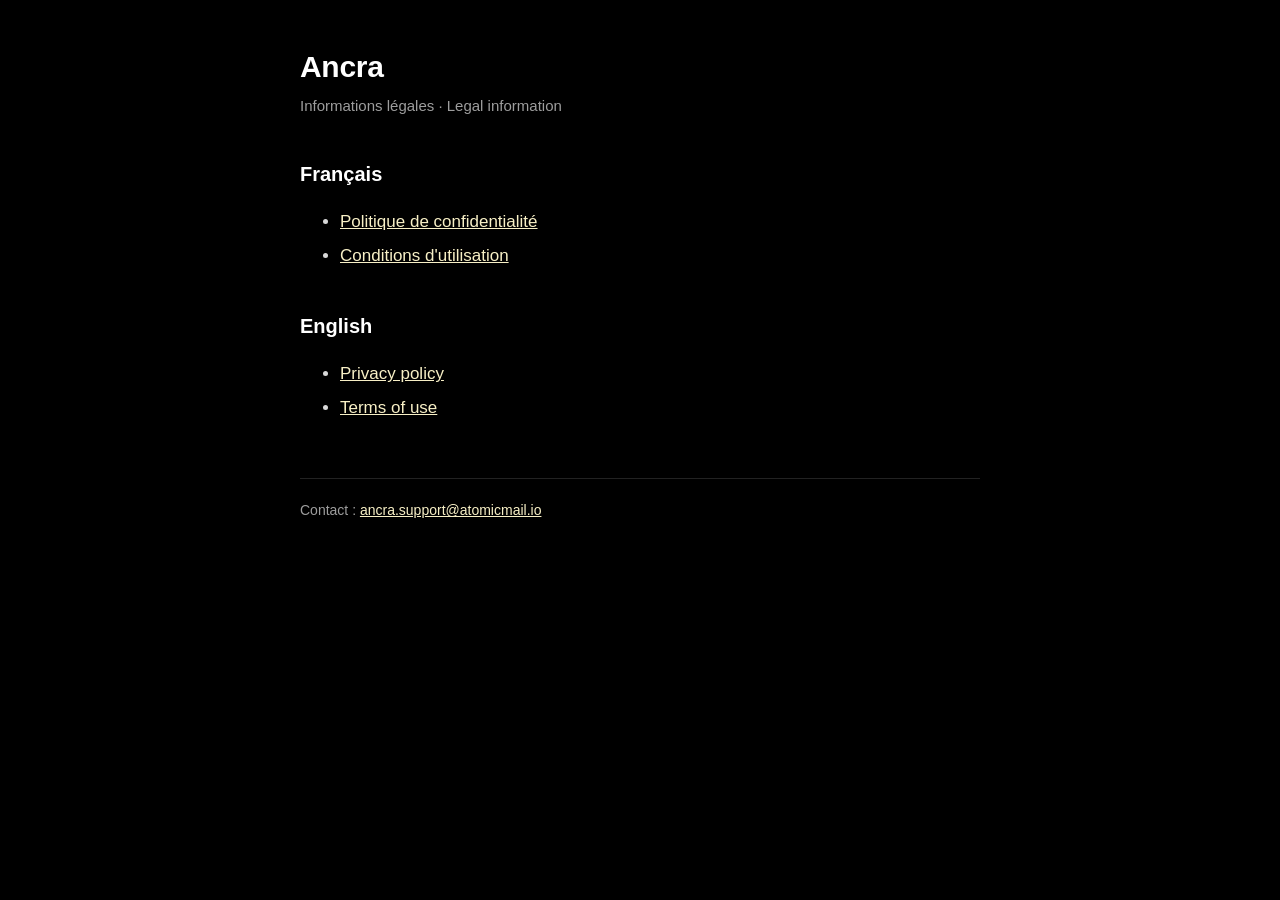
<file: index.html>
<!doctype html>
<html lang="fr">
<head>
<meta charset="utf-8">
<meta name="viewport" content="width=device-width, initial-scale=1">
<title>Ancra — informations légales</title>
<link rel="stylesheet" href="_style.css">
</head>
<body>
<main>
<h1>Ancra</h1>
<p class="meta">Informations légales · Legal information</p>
<h2>Français</h2>
<ul>
  <li><a href="confidentialite.html">Politique de confidentialité</a></li>
  <li><a href="conditions.html">Conditions d'utilisation</a></li>
</ul>
<h2>English</h2>
<ul>
  <li><a href="privacy.html">Privacy policy</a></li>
  <li><a href="terms.html">Terms of use</a></li>
</ul>
<footer>Contact : <a href="mailto:ancra.support@atomicmail.io">ancra.support@atomicmail.io</a></footer>
</main>
</body>
</html>
</file>
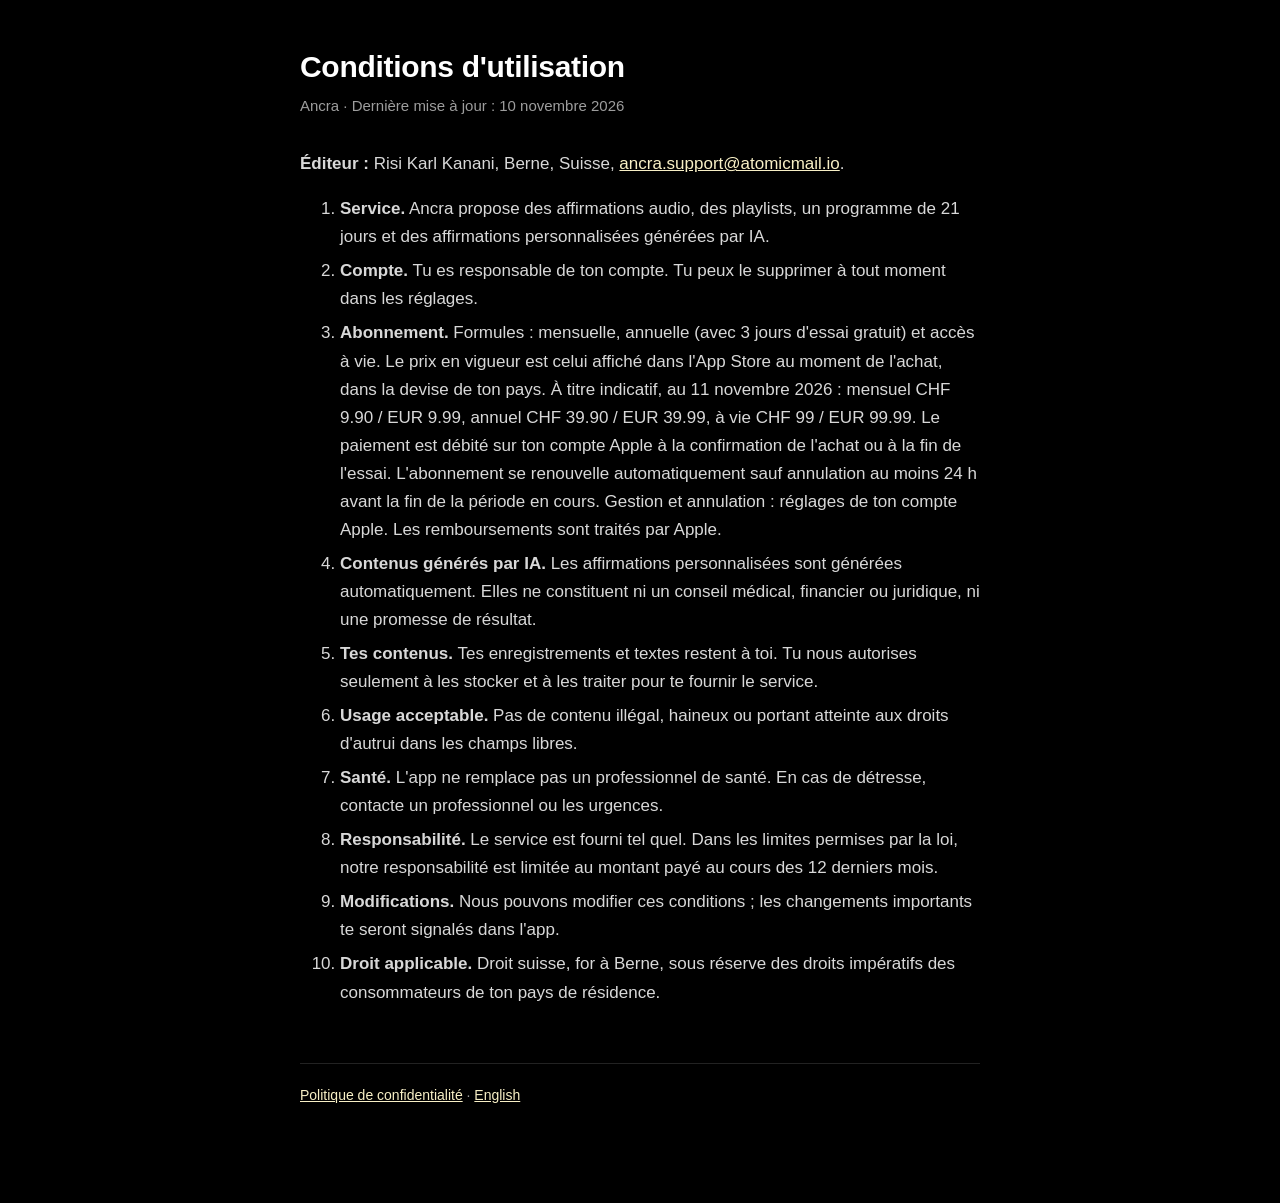
<file: conditions.html>
<!doctype html>
<html lang="fr">
<head>
<meta charset="utf-8">
<meta name="viewport" content="width=device-width, initial-scale=1">
<title>Ancra — Conditions d'utilisation</title>
<link rel="stylesheet" href="_style.css">
</head>
<body>
<main>
<h1>Conditions d'utilisation</h1>
<p class="meta">Ancra · Dernière mise à jour : 10 novembre 2026</p>

<p><strong>Éditeur :</strong> Risi Karl Kanani, Berne, Suisse, <a href="mailto:ancra.support@atomicmail.io">ancra.support@atomicmail.io</a>.</p>

<ol>
  <li><strong>Service.</strong> Ancra propose des affirmations audio, des playlists, un programme de 21 jours et des affirmations personnalisées générées par IA.</li>
  <li><strong>Compte.</strong> Tu es responsable de ton compte. Tu peux le supprimer à tout moment dans les réglages.</li>
  <li><strong>Abonnement.</strong> Formules : mensuelle, annuelle (avec 3 jours d'essai gratuit) et accès à vie. Le prix en vigueur est celui affiché dans l'App Store au moment de l'achat, dans la devise de ton pays. À titre indicatif, au 11 novembre 2026 : mensuel CHF 9.90 / EUR 9.99, annuel CHF 39.90 / EUR 39.99, à vie CHF 99 / EUR 99.99. Le paiement est débité sur ton compte Apple à la confirmation de l'achat ou à la fin de l'essai. L'abonnement se renouvelle automatiquement sauf annulation au moins 24 h avant la fin de la période en cours. Gestion et annulation : réglages de ton compte Apple. Les remboursements sont traités par Apple.</li>
  <li><strong>Contenus générés par IA.</strong> Les affirmations personnalisées sont générées automatiquement. Elles ne constituent ni un conseil médical, financier ou juridique, ni une promesse de résultat.</li>
  <li><strong>Tes contenus.</strong> Tes enregistrements et textes restent à toi. Tu nous autorises seulement à les stocker et à les traiter pour te fournir le service.</li>
  <li><strong>Usage acceptable.</strong> Pas de contenu illégal, haineux ou portant atteinte aux droits d'autrui dans les champs libres.</li>
  <li><strong>Santé.</strong> L'app ne remplace pas un professionnel de santé. En cas de détresse, contacte un professionnel ou les urgences.</li>
  <li><strong>Responsabilité.</strong> Le service est fourni tel quel. Dans les limites permises par la loi, notre responsabilité est limitée au montant payé au cours des 12 derniers mois.</li>
  <li><strong>Modifications.</strong> Nous pouvons modifier ces conditions ; les changements importants te seront signalés dans l'app.</li>
  <li><strong>Droit applicable.</strong> Droit suisse, for à Berne, sous réserve des droits impératifs des consommateurs de ton pays de résidence.</li>
</ol>

<footer>
  <a href="confidentialite.html">Politique de confidentialité</a> · <a href="terms.html">English</a>
</footer>
</main>
</body>
</html>
</file>
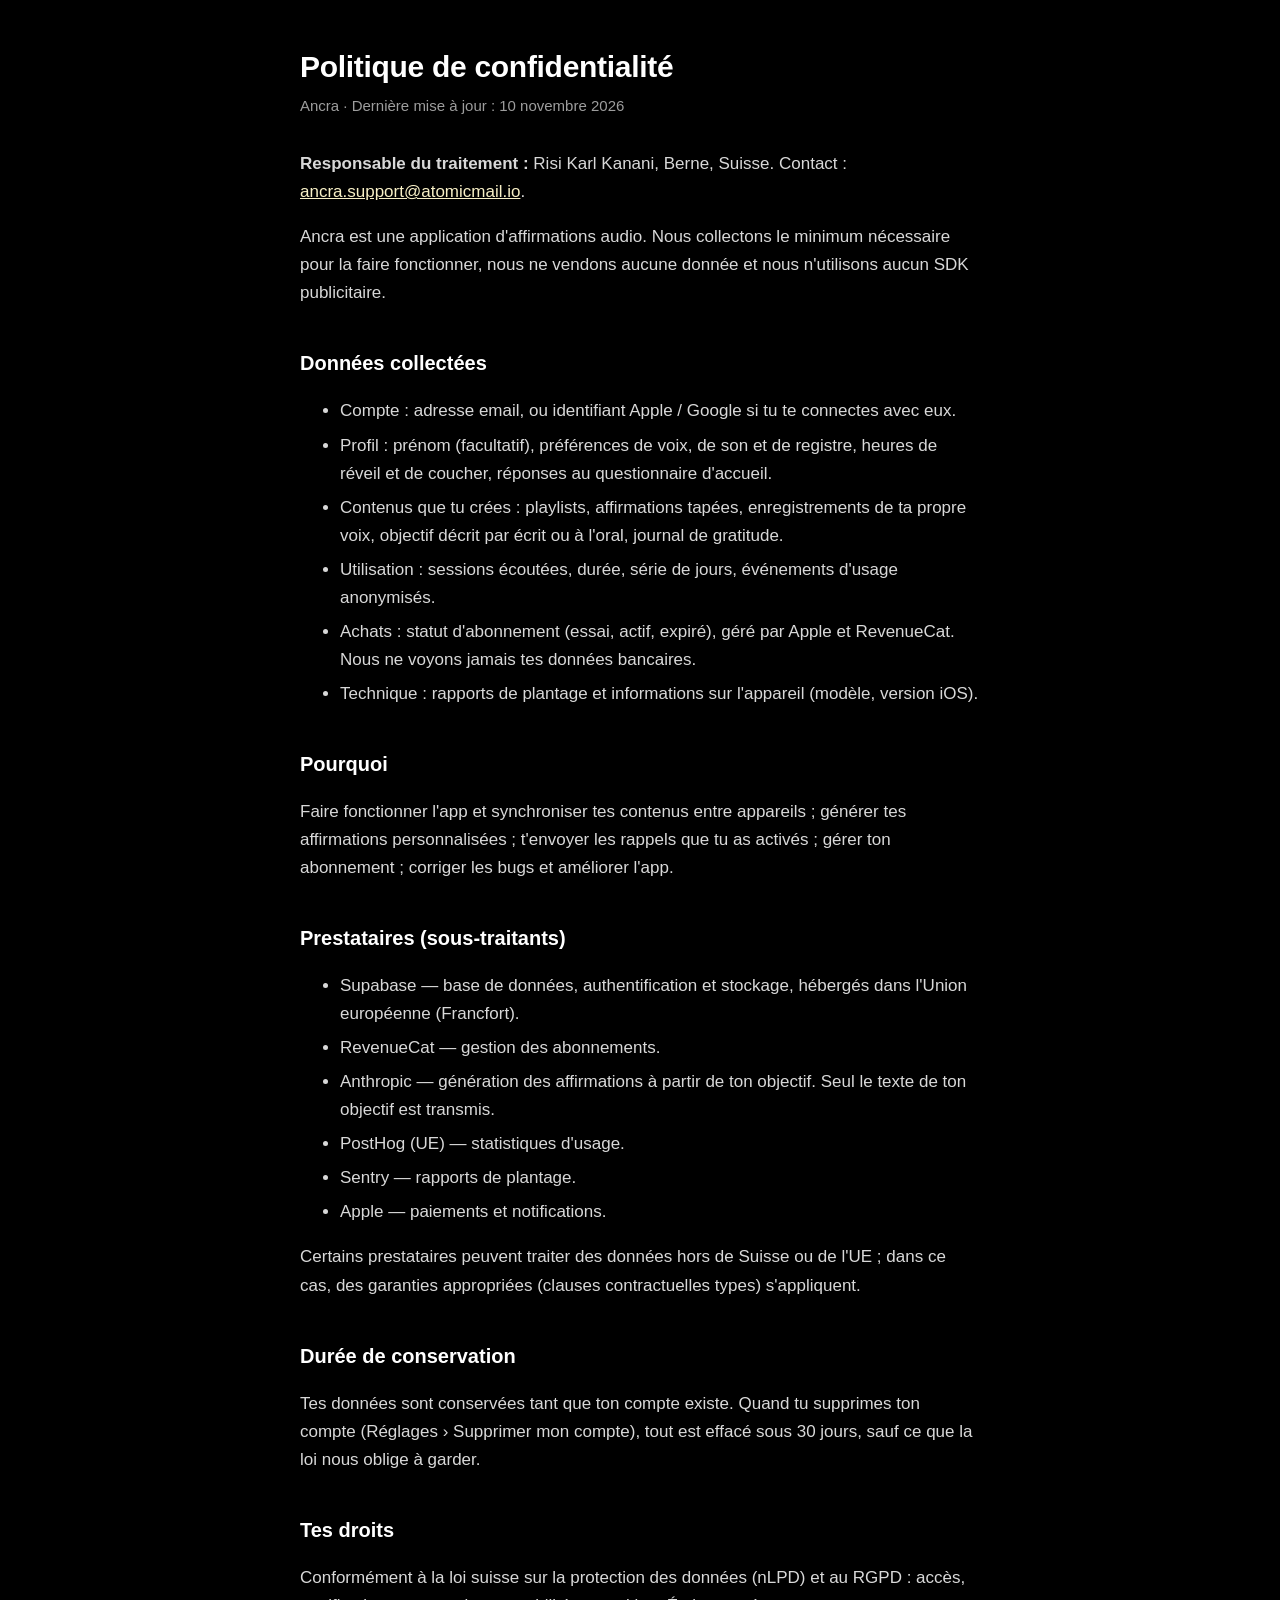
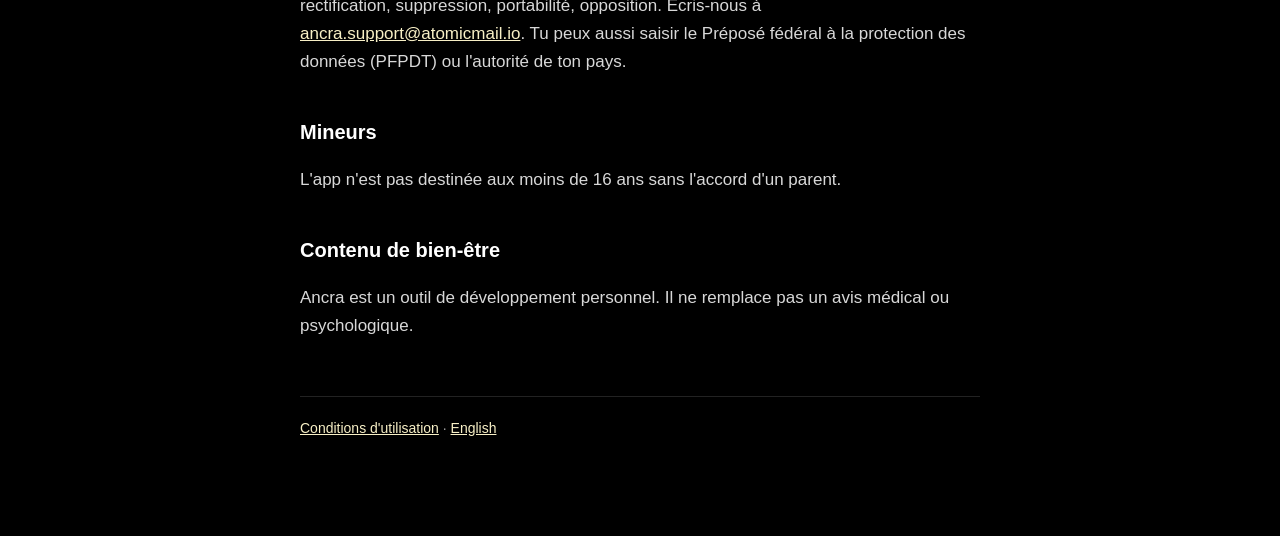
<file: confidentialite.html>
<!doctype html>
<html lang="fr">
<head>
<meta charset="utf-8">
<meta name="viewport" content="width=device-width, initial-scale=1">
<title>Ancra — Politique de confidentialité</title>
<link rel="stylesheet" href="_style.css">
</head>
<body>
<main>
<h1>Politique de confidentialité</h1>
<p class="meta">Ancra · Dernière mise à jour : 10 novembre 2026</p>

<p><strong>Responsable du traitement :</strong> Risi Karl Kanani, Berne, Suisse. Contact : <a href="mailto:ancra.support@atomicmail.io">ancra.support@atomicmail.io</a>.</p>

<p>Ancra est une application d'affirmations audio. Nous collectons le minimum nécessaire pour la faire fonctionner, nous ne vendons aucune donnée et nous n'utilisons aucun SDK publicitaire.</p>

<h2>Données collectées</h2>
<ul>
  <li>Compte : adresse email, ou identifiant Apple / Google si tu te connectes avec eux.</li>
  <li>Profil : prénom (facultatif), préférences de voix, de son et de registre, heures de réveil et de coucher, réponses au questionnaire d'accueil.</li>
  <li>Contenus que tu crées : playlists, affirmations tapées, enregistrements de ta propre voix, objectif décrit par écrit ou à l'oral, journal de gratitude.</li>
  <li>Utilisation : sessions écoutées, durée, série de jours, événements d'usage anonymisés.</li>
  <li>Achats : statut d'abonnement (essai, actif, expiré), géré par Apple et RevenueCat. Nous ne voyons jamais tes données bancaires.</li>
  <li>Technique : rapports de plantage et informations sur l'appareil (modèle, version iOS).</li>
</ul>

<h2>Pourquoi</h2>
<p>Faire fonctionner l'app et synchroniser tes contenus entre appareils ; générer tes affirmations personnalisées ; t'envoyer les rappels que tu as activés ; gérer ton abonnement ; corriger les bugs et améliorer l'app.</p>

<h2>Prestataires (sous-traitants)</h2>
<ul>
  <li>Supabase — base de données, authentification et stockage, hébergés dans l'Union européenne (Francfort).</li>
  <li>RevenueCat — gestion des abonnements.</li>
  <li>Anthropic — génération des affirmations à partir de ton objectif. Seul le texte de ton objectif est transmis.</li>
  <li>PostHog (UE) — statistiques d'usage.</li>
  <li>Sentry — rapports de plantage.</li>
  <li>Apple — paiements et notifications.</li>
</ul>
<p>Certains prestataires peuvent traiter des données hors de Suisse ou de l'UE ; dans ce cas, des garanties appropriées (clauses contractuelles types) s'appliquent.</p>

<h2>Durée de conservation</h2>
<p>Tes données sont conservées tant que ton compte existe. Quand tu supprimes ton compte (Réglages › Supprimer mon compte), tout est effacé sous 30 jours, sauf ce que la loi nous oblige à garder.</p>

<h2>Tes droits</h2>
<p>Conformément à la loi suisse sur la protection des données (nLPD) et au RGPD : accès, rectification, suppression, portabilité, opposition. Écris-nous à <a href="mailto:ancra.support@atomicmail.io">ancra.support@atomicmail.io</a>. Tu peux aussi saisir le Préposé fédéral à la protection des données (PFPDT) ou l'autorité de ton pays.</p>

<h2>Mineurs</h2>
<p>L'app n'est pas destinée aux moins de 16 ans sans l'accord d'un parent.</p>

<h2>Contenu de bien-être</h2>
<p>Ancra est un outil de développement personnel. Il ne remplace pas un avis médical ou psychologique.</p>

<footer>
  <a href="conditions.html">Conditions d'utilisation</a> · <a href="privacy.html">English</a>
</footer>
</main>
</body>
</html>
</file>
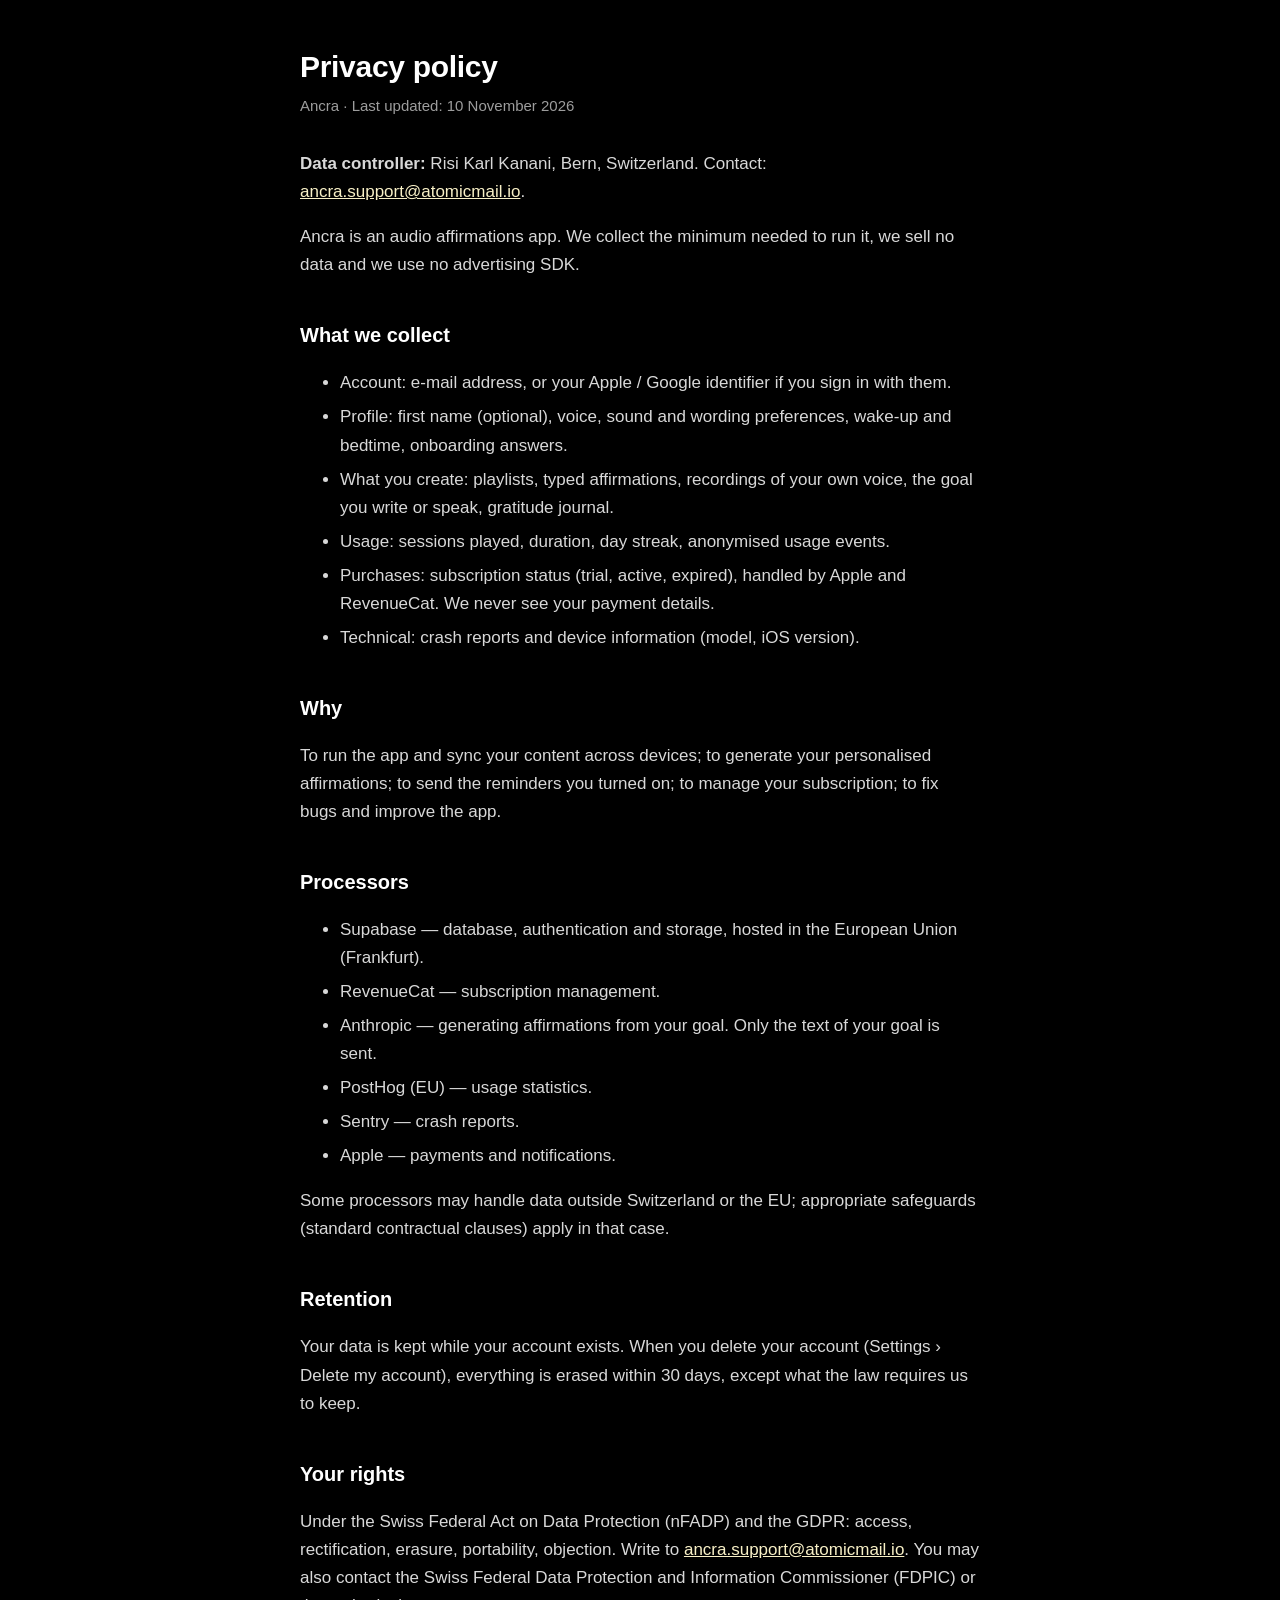
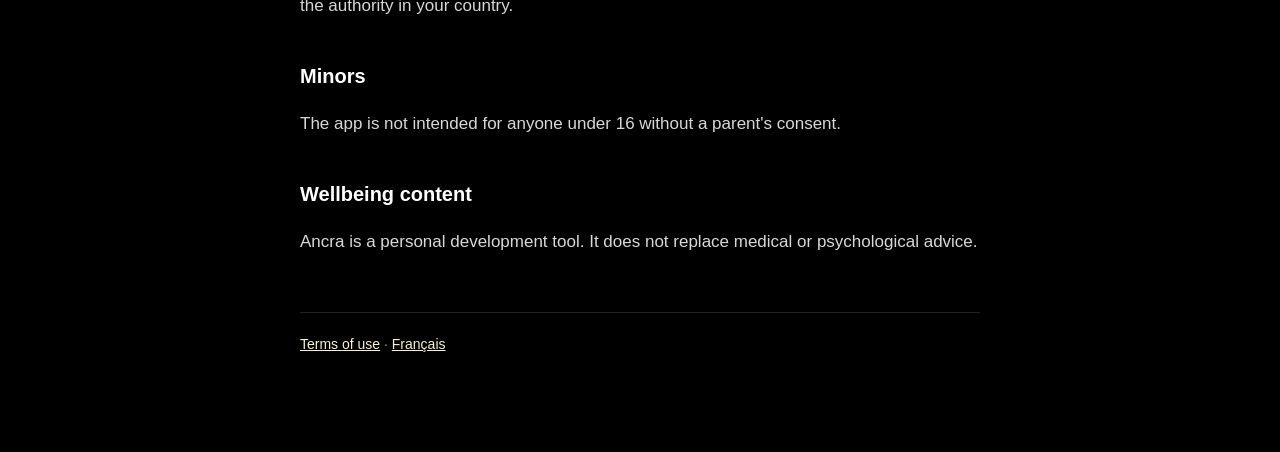
<file: privacy.html>
<!doctype html>
<html lang="en">
<head>
<meta charset="utf-8">
<meta name="viewport" content="width=device-width, initial-scale=1">
<title>Ancra — Privacy policy</title>
<link rel="stylesheet" href="_style.css">
</head>
<body>
<main>
<h1>Privacy policy</h1>
<p class="meta">Ancra · Last updated: 10 November 2026</p>

<p><strong>Data controller:</strong> Risi Karl Kanani, Bern, Switzerland. Contact: <a href="mailto:ancra.support@atomicmail.io">ancra.support@atomicmail.io</a>.</p>

<p>Ancra is an audio affirmations app. We collect the minimum needed to run it, we sell no data and we use no advertising SDK.</p>

<h2>What we collect</h2>
<ul>
  <li>Account: e-mail address, or your Apple / Google identifier if you sign in with them.</li>
  <li>Profile: first name (optional), voice, sound and wording preferences, wake-up and bedtime, onboarding answers.</li>
  <li>What you create: playlists, typed affirmations, recordings of your own voice, the goal you write or speak, gratitude journal.</li>
  <li>Usage: sessions played, duration, day streak, anonymised usage events.</li>
  <li>Purchases: subscription status (trial, active, expired), handled by Apple and RevenueCat. We never see your payment details.</li>
  <li>Technical: crash reports and device information (model, iOS version).</li>
</ul>

<h2>Why</h2>
<p>To run the app and sync your content across devices; to generate your personalised affirmations; to send the reminders you turned on; to manage your subscription; to fix bugs and improve the app.</p>

<h2>Processors</h2>
<ul>
  <li>Supabase — database, authentication and storage, hosted in the European Union (Frankfurt).</li>
  <li>RevenueCat — subscription management.</li>
  <li>Anthropic — generating affirmations from your goal. Only the text of your goal is sent.</li>
  <li>PostHog (EU) — usage statistics.</li>
  <li>Sentry — crash reports.</li>
  <li>Apple — payments and notifications.</li>
</ul>
<p>Some processors may handle data outside Switzerland or the EU; appropriate safeguards (standard contractual clauses) apply in that case.</p>

<h2>Retention</h2>
<p>Your data is kept while your account exists. When you delete your account (Settings › Delete my account), everything is erased within 30 days, except what the law requires us to keep.</p>

<h2>Your rights</h2>
<p>Under the Swiss Federal Act on Data Protection (nFADP) and the GDPR: access, rectification, erasure, portability, objection. Write to <a href="mailto:ancra.support@atomicmail.io">ancra.support@atomicmail.io</a>. You may also contact the Swiss Federal Data Protection and Information Commissioner (FDPIC) or the authority in your country.</p>

<h2>Minors</h2>
<p>The app is not intended for anyone under 16 without a parent's consent.</p>

<h2>Wellbeing content</h2>
<p>Ancra is a personal development tool. It does not replace medical or psychological advice.</p>

<footer>
  <a href="terms.html">Terms of use</a> · <a href="confidentialite.html">Français</a>
</footer>
</main>
</body>
</html>
</file>
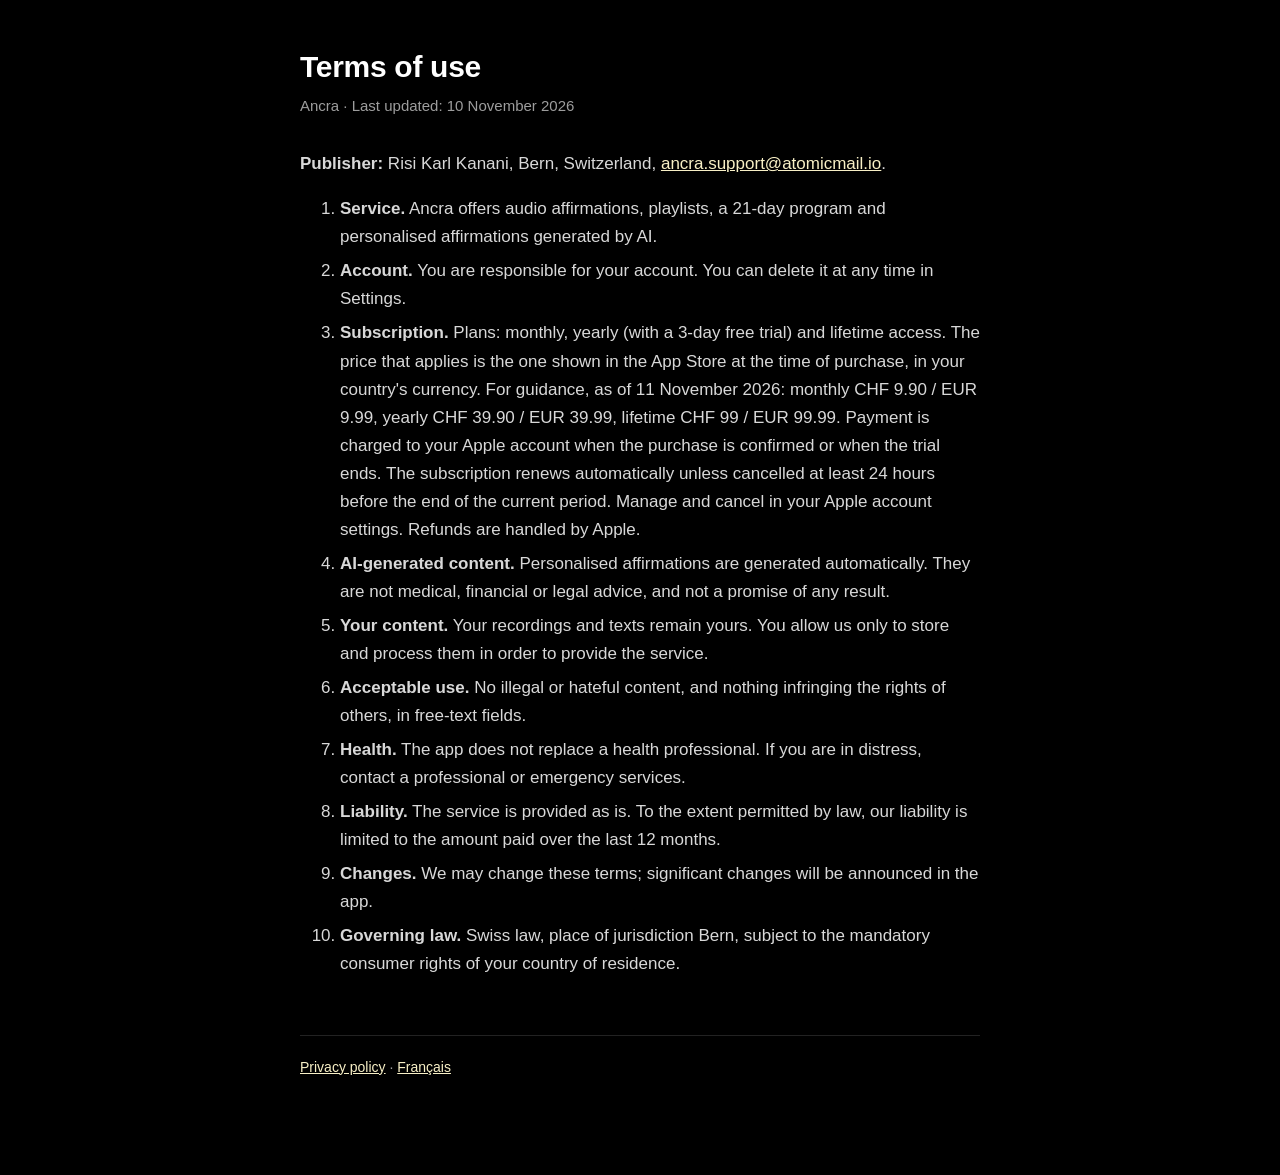
<file: terms.html>
<!doctype html>
<html lang="en">
<head>
<meta charset="utf-8">
<meta name="viewport" content="width=device-width, initial-scale=1">
<title>Ancra — Terms of use</title>
<link rel="stylesheet" href="_style.css">
</head>
<body>
<main>
<h1>Terms of use</h1>
<p class="meta">Ancra · Last updated: 10 November 2026</p>

<p><strong>Publisher:</strong> Risi Karl Kanani, Bern, Switzerland, <a href="mailto:ancra.support@atomicmail.io">ancra.support@atomicmail.io</a>.</p>

<ol>
  <li><strong>Service.</strong> Ancra offers audio affirmations, playlists, a 21-day program and personalised affirmations generated by AI.</li>
  <li><strong>Account.</strong> You are responsible for your account. You can delete it at any time in Settings.</li>
  <li><strong>Subscription.</strong> Plans: monthly, yearly (with a 3-day free trial) and lifetime access. The price that applies is the one shown in the App Store at the time of purchase, in your country's currency. For guidance, as of 11 November 2026: monthly CHF 9.90 / EUR 9.99, yearly CHF 39.90 / EUR 39.99, lifetime CHF 99 / EUR 99.99. Payment is charged to your Apple account when the purchase is confirmed or when the trial ends. The subscription renews automatically unless cancelled at least 24 hours before the end of the current period. Manage and cancel in your Apple account settings. Refunds are handled by Apple.</li>
  <li><strong>AI-generated content.</strong> Personalised affirmations are generated automatically. They are not medical, financial or legal advice, and not a promise of any result.</li>
  <li><strong>Your content.</strong> Your recordings and texts remain yours. You allow us only to store and process them in order to provide the service.</li>
  <li><strong>Acceptable use.</strong> No illegal or hateful content, and nothing infringing the rights of others, in free-text fields.</li>
  <li><strong>Health.</strong> The app does not replace a health professional. If you are in distress, contact a professional or emergency services.</li>
  <li><strong>Liability.</strong> The service is provided as is. To the extent permitted by law, our liability is limited to the amount paid over the last 12 months.</li>
  <li><strong>Changes.</strong> We may change these terms; significant changes will be announced in the app.</li>
  <li><strong>Governing law.</strong> Swiss law, place of jurisdiction Bern, subject to the mandatory consumer rights of your country of residence.</li>
</ol>

<footer>
  <a href="privacy.html">Privacy policy</a> · <a href="conditions.html">Français</a>
</footer>
</main>
</body>
</html>
</file>
<file: _style.css>
:root { color-scheme: dark; }
* { box-sizing: border-box; }
body {
  margin: 0; padding: 48px 20px 96px;
  background: #000; color: #fff;
  font-family: -apple-system, BlinkMacSystemFont, 'Segoe UI', Roboto, Helvetica, Arial, sans-serif;
  line-height: 1.65; font-size: 17px;
}
main { max-width: 680px; margin: 0 auto; }
h1 { font-size: 30px; line-height: 1.25; margin: 0 0 8px; letter-spacing: -0.01em; }
h2 { font-size: 20px; margin: 40px 0 10px; }
p, li { color: #d8d8d8; }
li { margin-bottom: 6px; }
a { color: #F8F0C6; }
.meta { color: #9d9d9d; font-size: 15px; margin: 0 0 32px; }
.note { border: 1px solid #222; background: #0E0E0E; border-radius: 14px; padding: 16px 18px; margin: 32px 0; }
footer { margin-top: 56px; border-top: 1px solid #222; padding-top: 20px; color: #9d9d9d; font-size: 14px; }
</file>
